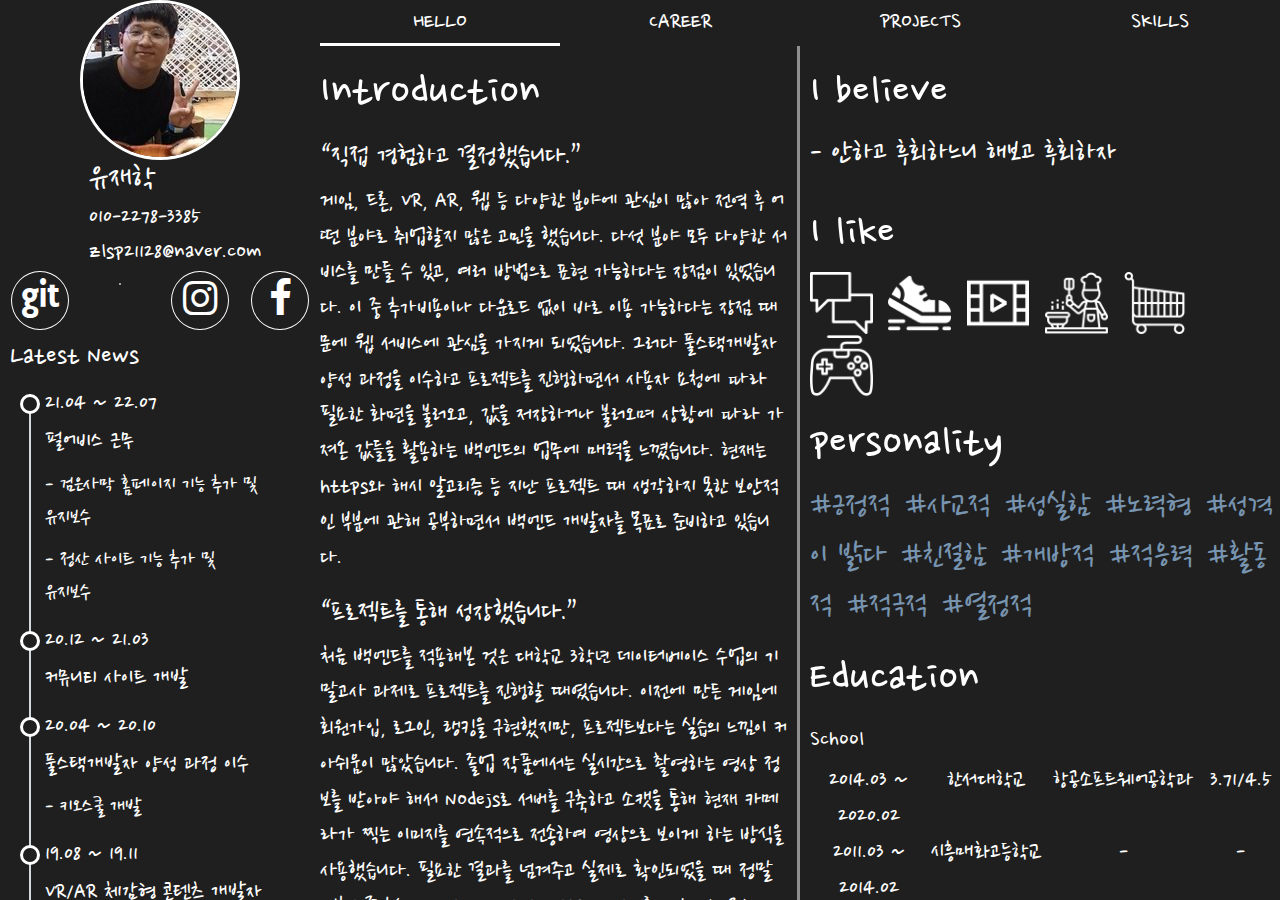
<file: index.html>
<!DOCTYPE html>
<html lang="ko" dir="ltr">
  <head>
    <meta charset="utf-8">
    <title>My profile</title>
    <link rel="stylesheet" href="./assets/css/reset.css">
    <link rel="stylesheet" href="./assets/bootstrap/css/bootstrap.min.css">
    <link rel="stylesheet" href="./assets/bootstrap/css/bootstrap-theme.min.css">
    <link rel="stylesheet" href="./assets/fontello/css/fontello.css">
    <link rel="stylesheet" href="./assets/css/main.css">
    <link href="https://fonts.googleapis.com/css2?family=Nanum+Pen+Script&display=swap" rel="stylesheet">

    <script type="text/javascript" src="./assets/js/jquery-3.5.1.min.js"></script>
    <script type="text/javascript" src="./assets/bootstrap/js/bootstrap.min.js"></script>
  </head>
  <body>
    <div class="container" id="bodyContainer">
      <div class="row">
        <div class="col-md-3" id="myContainer">
          <div id="info">
            <div id="infoContainer">
              <div class="picture">
                <img src="./assets/images/picture/개인 사진.jpg" alt="개인 사진">
              </div>
              <div class="address">
                <h1>유재학</h1>
                <p>010-2278-3385</p>
                <p>zlsp21128@naver.com</p>
              </div>
            </div>
          </div>
          <div id="sns" class="row">
            <div class="col-md-3 col-xs-3">
              <a href="https://github.com/ttuseong" target="_blank"><div class="icon-github-text"></div></a>
            </div>
            <div class="col-md-3 col-xs-3">
              <a href="https://ttuseong.tistory.com/" target="_blank">
                <div class="icon-blogger"></div>
              </a>
            </div>
            <div class="col-md-3 col-xs-3">
              <a href="https://www.instagram.com/ttuseong/" target="_blank">
                <div class="icon-instagram"></div>
              </a>
            </div>
            <div class="col-md-3 col-xs-3">
              <a href="https://www.facebook.com/profile.php?id=100003503612366" target="_blank"><div class="icon-facebook"></div></a>
            </div>
          </div>
          <div id="timeline">
            <div class="row">
          		<div class="col-md-10">
            		<h4>Latest News</h4>
            		<ul class="timeline">
                  <li>
                    <p>21.04 ~ 22.07</P>
                    <p class="timelineTitle">펄어비스 근무</P>
                    <p class="timelineContent"> - 검은사막 홈페이지 기능 추가 및 유지보수</p>
                    <p class="timelineContent"> - 정산 사이트 기능 추가 및 유지보수</p>
                  </li>
                  <li>
                    <p>20.12 ~ 21.03</p>
                    <p class="timelineTitle">커뮤니티 사이트 개발</p>
            			</li>
            			<li>
                    <p>20.04 ~ 20.10</p>
                    <p class="timelineTitle">풀스택개발자 양성 과정 이수</p>
                    <p class="timelineContent"> - 키오스쿨 개발</p>
            			</li>
                  <li>
                    <p>19.08 ~ 19.11</p>
                    <p class="timelineTitle">VR/AR 체감형 콘텐츠 개발자 양성과정 이수</p>
                    <p class="timelineContent"> - VR 게임 리듬 쿡 개발</p>
                  </li>
                  <li>
                    <p>19.03 ~ 19.06</p>
                    <p class="timelineTitle">졸업작품</p>
                    <p class="timelineContent"> - 불법주차 탐지 드론 개발</p>
                  </li>
                  <li>
                    <p>18.09 ~ 18.12</p>
                    <p class="timelineTitle">학과 프로젝트</p>
                    <p class="timelineContent"> - pid 제어를 통한 온도 제어 시스템 개발</p>
                    <p class="timelineContent"> - 데이터베이스를 활용한 PangCorn 랭킹 시스템 개발</p>
                  </li>
                  <li>
                    <p>18.08 ~ 18.09</p>
                    <p class="timelineTitle">3주로 끝내는 모바일 게임 개발 이수</p>
                    <p class="timelineContent"> - 모바일 게임 PangCorn 개발</p>
                  </li>
          			</ul>
          		</div>
        	   </div>
          </div>
        </div>
        <div class="col-md-9" id="mainView">
          <div class="row" id="listRow">
            <div class="col-md-3 col-xs-3 listItem" data-no="0">
              HELLO
            </div>
            <div class="col-md-3 col-xs-3 listItem" data-no="1">
              CAREER
            </div>
            <div class="col-md-3 col-xs-3 listItem" data-no="2">
              PROJECTS
            </div>
            <div class="col-md-3 col-xs-3 listItem" data-no="3">
              SKILLS
            </div>
            <div class="col-md-3 col-xs-3" id="bar"></div>
          </div>
          <div class="row" id="mainContainer">
            <div id="mainContents">
              <div id="helloContent" class="contentSize">
                <div class="row" id="mainIntroduce">
                  <div class="col-md-6 col-xs-12" id="mainLeft">
                    <h2>Introduction</h2>
                    <h3>“직접 경험하고 결정했습니다.”</h3>
                    <p>
                      게임, 드론, VR, AR, 웹 등 다양한 분야에 관심이 많아 전역 후 어떤 분야로 취업할지 많은 고민을 했습니다. 다섯 분야 모두 다양한 서비스를 만들 수 있고, 여러 방법으로 표현 가능하다는 장점이 있었습니다. 이 중 추가비용이나 다운로드 없이 바로 이용 가능하다는 장점 때문에 웹 서비스에 관심을 가지게 되었습니다. 그러다 풀스택개발자 양성 과정을 이수하고 프로젝트를 진행하면서 사용자 요청에 따라 필요한 화면을 불러오고, 값을 저장하거나 불러오며 상황에 따라 가져온 값들을 활용하는 백엔드의 업무에 매력을 느꼈습니다. 현재는 https와 해시 알고리즘 등 지난 프로젝트 때 생각하지 못한 보안적인 부분에 관해 공부하면서 백엔드 개발자를 목표로 준비하고 있습니다.
                    </p>

                    <h3>“프로젝트를 통해 성장했습니다.”</h3>
                    <p>
                      처음 백엔드를 적용해본 것은 대학교 3학년 데이터베이스 수업의 기말고사 과제로 프로젝트를 진행할 때였습니다. 이전에 만든 게임에 회원가입, 로그인, 랭킹을 구현했지만, 프로젝트보다는 실습의 느낌이 커 아쉬움이 많았습니다. 졸업 작품에서는 실시간으로 촬영하는 영상 정보를 받아야 해서 Nodejs로 서버를 구축하고 소캣을 통해 현재 카메라가 찍는 이미지를 연속적으로 전송하여 영상으로 보이게 하는 방식을 사용했습니다. 필요한 결과를 넘겨주고 실제로 확인되었을 때 정말 기분이 좋았습니다. 이때 데이터베이스로 데이터를 그냥 넘겨주는 게 아니라 추가적인 가공을 통해 활용해보고 싶다는 생각도 들었습니다. 마지막으로 풀스택 개발자 양성과정을 수료하며 다시 한번 기본기를 탄탄히 다졌고 부족했던 부분을 더 자세하게 공부하며 실력을 업그레이드했습니다. 특히 키오스크 프로젝트를 진행하며 통계데이터, 카테고리 정보, 메뉴 정보 등 필요한 값을 가져오기 위해 다양한 방법으로 저장된 값들을 활용해보는 작업을 통해 백엔드의 재미를 한 번 더 느꼈습니다.
                    </p>

                    <h3>“소통의 시작은 경청입니다.”</h3>
                    <p>
                      어릴 때부터 대화하는 것을 좋아해서 가족들, 주변 친구들과 자주 대화했습니다. 이야기하며 들어보면 가끔 서로 자기 말만 하고, 다른 사람이 말하는 중간에 끊는 등의 행동으로 불필요한 언쟁이 생기는 모습을 본 적이 있습니다. 이런 경험들로 자신의 의견을 적극 말하는 것도 좋지만, 상대방의 의견을 먼저 경청해야 한다고 생각했습니다. 먼저 듣는 것이 습관이 되어 프로젝트 진행 중 팀원들의 의견을 정리하거나 문제를 함께 해결하는 등 큰 도움이 되고 있습니다. 한편으로 자신에게 발생한 문제는 팀원들과 상의하지 않고 혼자 긴 시간 고민을 할 때도 있었습니다. 그래서 이러한 단점을 고치고자 제가 해결하지 못한 문제는 일정 시간 고민을 해보고 해결이 안 되는 경우 주변 팀원들에게 도움을 요청하는 규칙을 만들었습니다. 이 규칙 덕분에 이전보다 더 소통이 잘되고 개발도 더 빠르게 진행할 수 있게 되었습니다.
                    </p>

                    <h3>“사용자들의 가려운 부분을 긁어주는 개발자가 되겠습니다.”</h3>
                    <p>
                      학창 시절 선생님께서 시험 기간이 되면 “너희가 선생님이면 어떤 문제를 낼지 생각하면서 공부해”라는 말을 자주 하셨습니다. 이 말은 개발에도 똑같이 적용된다고 생각합니다. 사용자 입장에서 어떤 서비스가 필요하고, 같은 서비스를 제공한다면 어떠한 기준으로 선택할지 고민해야 합니다. 실제로 진행했던 프로젝트도 키오스크 사용에 어려움을 겪는 중장년층과 노인층의 불편함을 해소하기 위해 도움을 주는 사이트 개발을 목표로 했던 키오스쿨과 현재 불법 주차를 잡아내기 위해 교통정보과 사람들이 단속 카메라를 하나하나 확인하거나 앱을 통한 신고는 비효율적이고 앱을 통해 신고하는 경우는 악용되는 사례도 있었기 때문에 더 좋은 방법을 만드는 것을 목표로 불법주차 탐지 드론 프로젝트를 진행하는 등 프로젝트를 진행할 때 평소 불편하거나 어려워했던 부분 또는 개선이 필요한 서비스에 대해 해결하는 방향으로 프로젝트를 진행했습니다. 그리고 앞으로는 더 좋은 서비스의 제공을 위해 사용자들과 원활하게 소통하며 가려운 부분을 긁어주는 개발자가 되고 싶습니다.
                    </p>
                  </div>
                  <div class="col-md-6 col-xs-12" id="mainRight">
                    <div class="row" id="believe">
                      <h2>I believe</h2>
                      <p> - 안하고 후회하느니 해보고 후회하자</p>
                    </div>
                    <div class="row" id="likes">
                      <h2>I like</h2>
                      <div class="row">
                        <div class="col-md-2 col-xs-2">
                          <img src="./assets/images/like/talking.png" alt="">
                        </div>
                        <div class="col-md-2 col-xs-2">
                          <img src="./assets/images/like/walk.png" alt="">
                        </div>
                        <div class="col-md-2 col-xs-2">
                          <img src="./assets/images/like/movie.png" alt="">
                        </div>
                        <div class="col-md-2 col-xs-2">
                          <img src="./assets/images/like/cooking.png" alt="">
                        </div>
                        <div class="col-md-2 col-xs-2">
                          <img src="./assets/images/like/shopping.png" alt="">
                        </div>
                      </div>
                      <div class="row">
                        <div class="col-md-2 col-xs-2">
                          <img src="./assets/images/like/game.png" alt="">
                        </div>

                      </div>
                    </div>
                    <div>
                      <h2>personality</h2>
                      <span class="personality">#긍정적</span>
                      <span class="personality">#사교적</span>
                      <span class="personality">#성실함</span>
                      <span class="personality">#노력형</span>
                      <span class="personality">#성격이 밝다</span>
                      <span class="personality">#친절함</span>
                      <span class="personality">#개방적</span>
                      <span class="personality">#적응력</span>
                      <span class="personality">#활동적</span>
                      <span class="personality">#적극적</span>
                      <span class="personality">#열정적</span>
                    </div>
                    <div class="row" id="education">
                      <h2>Education</h2>
                      <h3>School</h3>
                      <div class="row">
                        <div class="col-md-3 col-xs-3">
                          2014.03 ~ 2020.02
                        </div>
                        <div class="col-md-3 col-xs-3">
                          한서대학교
                        </div>
                        <div class="col-md-4 col-xs-4">
                          항공소프트웨어공학과
                        </div>
                        <div class="col-md-2 col-xs-2">
                          3.71/4.5
                        </div>
                      </div>
                      <div class="row">
                        <div class="col-md-3 col-xs-3">
                          2011.03 ~ 2014.02
                        </div>
                        <div class="col-md-3 col-xs-3">
                          시흥매화고등학교
                        </div>
                        <div class="col-md-4 col-xs-4">
                          -
                        </div>
                        <div class="col-md-2 col-xs-2">
                          -
                        </div>
                      </div>
                      <h3>Facilities</h3>
                      <div class="row">
                        <div class="col-md-3 col-xs-3">
                          2020.04 ~ 2020.10
                        </div>
                        <div class="col-md-4 col-xs-3">
                          풀스택개발자 양성 과정
                        </div>
                        <div class="col-md-3 col-xs-3">
                          하이미디어
                        </div>
                        <div class="col-md-2 col-xs-3">

                        </div>
                      </div>
                      <div class="row">
                        <div class="col-md-3 col-xs-3">
                          2019.08 ~ 2019.11
                        </div>
                        <div class="col-md-4 col-xs-3">
                          VR/AR 체감형 콘텐츠 개발자 양성과정
                        </div>
                        <div class="col-md-3 col-xs-3">
                          SBA 아카데미
                        </div>
                        <div class="col-md-2 col-xs-3">

                        </div>
                      </div>
                      <div class="row">
                        <div class="col-md-3 col-xs-3">
                          2018.08 ~ 2018.09
                        </div>
                        <div class="col-md-4 col-xs-3">
                          3주로 끝내는 모바일 게임 개발
                        </div>
                        <div class="col-md-3 col-xs-3">
                          한국 게임 개발자 협회
                        </div>
                        <div class="col-md-2 col-xs-3">

                        </div>
                      </div>
                    </div>
                  </div>
                </div>
              </div>
              <div id="careerContent" class="contentSize">
                  <div id="pearlabyss">
                    <div class="row">
                      <div class="companyInfo col-xl-4 col-lg-5">
                        <div class="companyInfoSize">
                          <h2>펄어비스</h2>
                          <div class="tenure">2021.04.13 ~ 2022.07.12</div>
                          <div class="skillstack">
                            <ul>
                              <li>C#</li>
                              <li>ASP.NET</li>
                              <li>MSSQL</li>
                            </ul>
                          </div>
                        </div>
                    </div>
                      <div class="carrerInfo col-xl-8 col-lg-7">
                        <div id="portal" class="carrerItem">
                          <h3>검은사막 공홈</h3>
                          <ul>
                            <li> - 기존 기능 유지보수</li>
                            <li> - 남미 결제 API 연동</li>
                            <li> - 검은사막 콘솔 쿠폰 기능 연동</li>
                          </ul>
                        </div>
                        <div id="cs" class="carrerItem">
                          <h3>CS 센터</h3>
                          <ul>
                            <li> - 업무시간 이후에 특정 카테고리의 문의가 작성될 경우 관련 슬랙 방에 알림 전달하는 기능 추가</li>
                          </ul>
                        </div>
                        <div id="settelment" class="carrerItem">
                          <h3>정산</h3>
                          <ul>
                            <li> - 기존 기능 유지보수</li>
                            <li> - 재무팀 요청에 따른 집계 내용 추가</li>
                            <li> - 집계 데이터 불일치할 경우 원인 파악 및 수정</li>
                          </ul>
                        </div>
                        <div id="settelmentRenewal" class="carrerItem">
                          <h3>정산 리뉴얼</h3>
                          <ul>
                            <li> - 기존 정산에서 필요한 기능 복사 및 코드 정리</li>
                            <li> - 결산 이후 데이터가 변경되는 것을 방지하기 위해 입력 제한 기능 추가</li>
                            <li> - 가매출 데이터 Pivot table로 볼 수 있게 flexmonster 연동</li>
                            <li> - 결제 통화, PG사 정보 등 각각의 메뉴에서 관리하는 데이터 하나의 메뉴에서 관리할 수 있게 수정</li>
                            <li> - 운영팀에서 작성한 가치값 파일에서 아이템 타입에 따라 가치값 저장하는 기능 추가</li>
                          </ul>
                        </div>
                      </div>
                  </div>
                </div>
              </div>
              <div id="projectsContent" class="contentSize">
                <div class="row">
                  <div class="col-md-6">
                    <div class="linkContainer">
                      <h2>키오스쿨</h2>
                      <a href="https://github.com/ttuseong/kiosk" target="_blank">
                        <div class="icon-globe"></div>
                      </a>
                    </div>
                    <p>기간 : 20.08.04 ~ 20.11.07</p>
                    <p>사용 도구 : JAVA, Spring, Oracle, Jquery, Bootstrap</p>
                  </div>
                  <div class="col-md-6">
                    <div class="projectInfo">
                      <h3>프로젝트 소개</h3>
                      <p>키오스크 사용에 어려움을 겪는 중장년층과 노인층의 불편함을 해소시키기 위해 현재 키오스크를 사용중인 프렌차이즈 및 매장들의 키오스크 매뉴얼을 수집하여 연습할 수 있도록 도움을 주는 사이트 개발</p>
                      <h3>작업 단위</h3>
                      <p>팀 프로젝트</p>
                      <h3>역할</h3>
                      <p>KFC 매장의 키오스크 화면 구성 및 이벤트 처리</p>
                      <p>SQL을 통해 통계 페이지에서 사용되는 통계 값 전달</p>
                    </div>
                  </div>
                </div>
                <div class="row">
                  <div class="col-md-6">
                    <div class="linkContainer">
                      <h2>커뮤니티 사이트</h2>
                      <a href="https://github.com/ttuseong/CommunitySite" target="_blank">
                        <div class="icon-globe"></div>
                      </a>
                    </div>
                    <p>기간 : 20.12.17 ~ 21.03.03</p>
                    <p>사용 도구 : JAVA, Spring, Oracle</p>
                  </div>
                  <div class="col-md-6">
                    <div class="projectInfo">
                      <h3>프로젝트 소개</h3>
                      <p>지난 교육에서 배운 내용을 다시 사용하여 복습하고 보안, 삭제 정책, REST API 등 배우지 못하거나 생각하지 못했던 부분을 추가하는 것을 목표로 개발</p>
                      <h3>작업 단위</h3>
                      <p>개인 프로젝트</p>
                    </div>
                  </div>
                </div>
                <div class="row">
                  <div class="col-md-6">
                    <div class="linkContainer">
                      <h2>불법주차 탐지 드론</h2>
                    </div>
                    <p>기간 : 19.03.04 ~ 19.06.21</p>
                    <p>사용 도구 : JAVA, Spring, Oracle, Jquery, Bootstrap</p>
                  </div>
                  <div class="col-md-6">
                    <div class="projectInfo">
                      <h3>프로젝트 소개</h3>
                      <p>불법 주차를 잡아내기 위해 모든 단속 카메라를 확인하거나 앱을 통한 신고보다 더 효율적인 방법을 만드는 것을 목표로 개발</p>
                      <h3>작업 단위</h3>
                      <p>팀 프로젝트</p>
                      <h3>역할</h3>
                      <p>node.js와 socket.io을 통한 실시간 영상 서버 개발</p>
                      <p>드론 조립 및 GCS를 이용한 비행 테스트</p>
                    </div>
                  </div>
                </div>
                <div class="row">
                  <div class="col-md-6">
                    <div class="linkContainer">
                      <h2>Spring Study</h2>
                      <a href="https://github.com/ttuseong/SpringStudy" target="_blank">
                        <div class="icon-globe"></div>
                      </a>
                    </div>
                    <p>기간 : 20.07.03 ~ 20.07.21</p>
                    <p>사용 도구 : JAVA, Spring, Oracle, Jquery</p>
                  </div>
                  <div class="col-md-6">
                    <div class="projectInfo">
                      <h3>프로젝트 소개</h3>
                      <p> 필요한 부분을 다시 공부하거나 부족했던 부분을 보충하기 위해서 풀스택개발자 양성 과정에서 배웠던 내용과 궁금했던 점 그리고 강사님이 추가적으로 알려준 내용을 정리함</p>
                      <h3>작업 단위</h3>
                      <p>개인 프로젝트</p>
                    </div>
                  </div>
                </div>
                <div class="row">
                  <div class="col-md-6">
                    <div class="linkContainer">
                      <h2>CodeTest</h2>
                      <a href="https://github.com/ttuseong/CodeTest" target="_blank">
                        <div class="icon-globe"></div>
                      </a>
                    </div>
                    <p>기간 : 19.10.23 ~ </p>
                    <p>사용 도구 : Javascript</p>
                  </div>
                  <div class="col-md-6">
                    <div class="projectInfo">
                      <h3>프로젝트 소개</h3>
                      <p>최근 많은 회사들이 코딩 테스트를 보는 추세라 그에 따라 프로그래머스나 코딜리티와 같은 사이트에 올라온 문제들을 풀어보면서 필요한 역량을 키움</p>
                      <h3>작업 단위</h3>
                      <p>개인 프로젝트</p>
                    </div>
                  </div>
                </div>
              </div>
              <div id="skillsContent" class="contentSize">
                <h2>Backend</h2>
                <div class="row">
                  <div class="col-md-1 col-xs-3">
                    <img src="./assets/images/skill/java.png" alt="java 로고">
                    <p>java</p>
                  </div>
                  <div class="col-md-1 col-xs-3">
                    <img src="./assets/images/skill/C.png" alt="c# 로고">
                    <p>c#</p>
                  </div>
                </div>
                <div class="row">
                  <div class="col-md-1 col-xs-3">
		                  <img src="./assets/images/skill/spring.png" alt="스프링 로고">
                    	<p>Spring</p>
                  </div>
                  <div class="col-md-1 col-xs-3">
		                  <img src="./assets/images/skill/asp.png" alt="asp.net 로고">
                    	<p>asp.net</p>
                  </div>
                </div>
                <div class="row">
                  <div class="col-md-1 col-xs-3">
                    <img src="./assets/images/skill/mssql.png" alt="mssql 로고">
                    <p>mssql</p>
                  </div>
                  <div class="col-md-1 col-xs-3">
                    <img src="./assets/images/skill/mysql.png" alt="mysql 로고">
                    <p>mysql</p>
                  </div>
                  <div class="col-md-1 col-xs-3">
                    <img src="./assets/images/skill/oracle.png" alt="오라클 로고">
                    <p>oracle</p>
                  </div>
                </div>
                <h2>Frontend</h2>
                <div class="row"v>
                  <div class="col-md-1 col-xs-3">
                    <img src="./assets/images/skill/html5.png" alt="html5 로고">
                    <p>html5</p>
                  </div>
                  <div class="col-md-1 col-xs-3">
                    <img src="./assets/images/skill/css3.png" alt="css3 로고">
                    <p>css3</p>
                  </div>
                  <div class="col-md-1 col-xs-3">
                    <img src="./assets/images/skill/js.png" alt="js 로고">
                    <p>javascript</p>
                  </div>
                </div>
                <div class="row">
                  <div class="col-md-1 col-xs-3">
                    <img src="./assets/images/skill/jquery.png" alt="jquery 로고">
                    <p>jquery</p>
                  </div>
                  <div class="col-md-1 col-xs-3">
                    <img src="./assets/images/skill/bootstrap.png" alt="bootstrap 로고">
	                  <p>bootstrap</p>
	                </div>
                </div>
                <h2>Collaboration</h2>
                <div class="row">
                  <div class="col-md-1 col-xs-3">
                    <img src="./assets/images/skill/github.png" alt="github 로고">
                    <p>github</p>
                  </div>
                  <div class="col-md-1 col-xs-3">
                    <img src="./assets/images/skill/trello.png" alt="trello 로고">
                    <p>trello</p>
                  </div>
                </div>
              </div>
            </div>
          </div>
        </div>
      </div>
    </div>
  </body>
  <script type="text/javascript" src="./assets/js/main.js"></script>
</html>
</file>
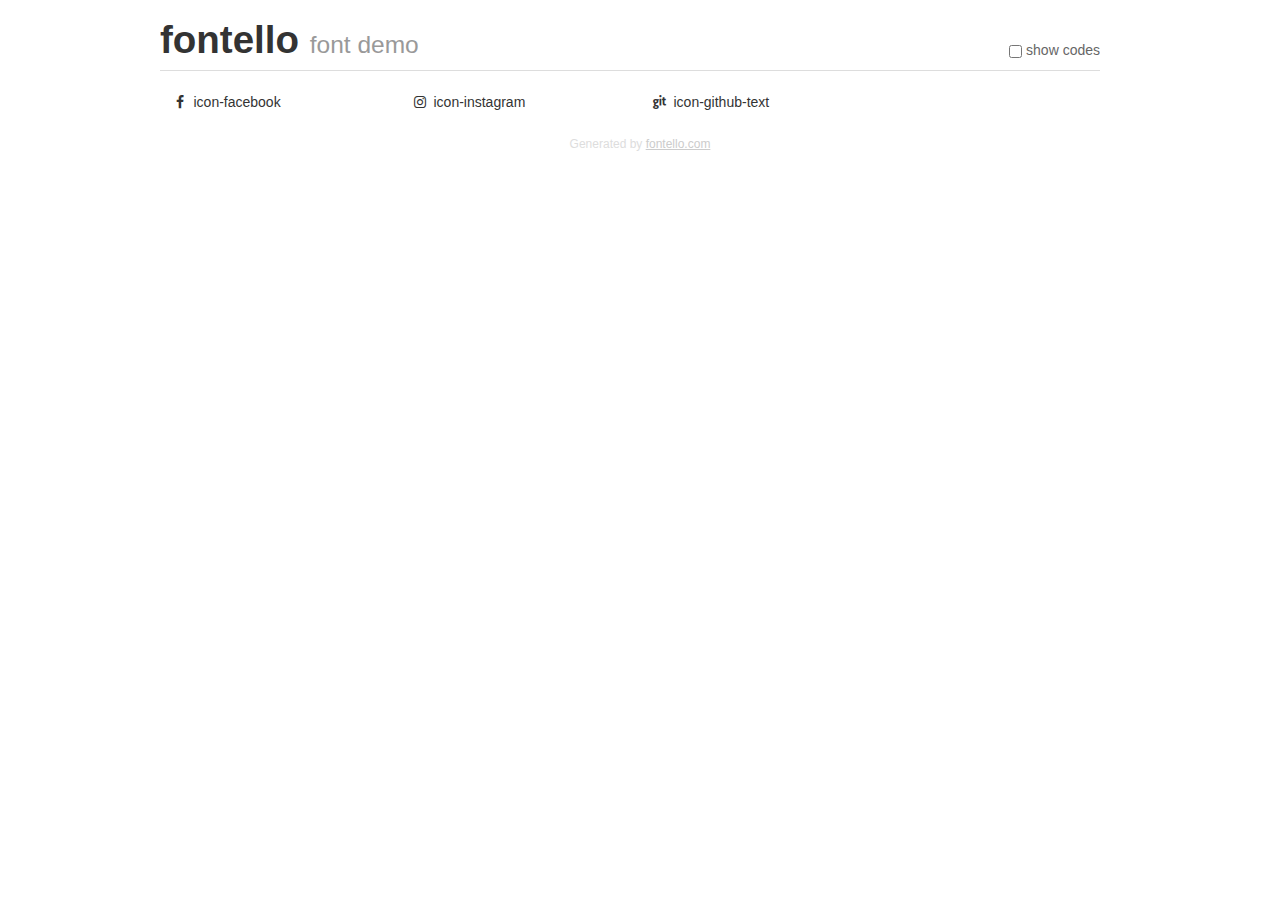
<file: assets/fontello/demo.html>
<!DOCTYPE html>
<html>
  <head><!--[if lt IE 9]><script language="javascript" type="text/javascript" src="//html5shim.googlecode.com/svn/trunk/html5.js"></script><![endif]-->
    <meta charset="UTF-8"><style>/*
 * Bootstrap v2.2.1
 *
 * Copyright 2012 Twitter, Inc
 * Licensed under the Apache License v2.0
 * http://www.apache.org/licenses/LICENSE-2.0
 *
 * Designed and built with all the love in the world @twitter by @mdo and @fat.
 */
.clearfix {
  *zoom: 1;
}
.clearfix:before,
.clearfix:after {
  display: table;
  content: "";
  line-height: 0;
}
.clearfix:after {
  clear: both;
}
html {
  font-size: 100%;
  -webkit-text-size-adjust: 100%;
  -ms-text-size-adjust: 100%;
}
a:focus {
  outline: thin dotted #333;
  outline: 5px auto -webkit-focus-ring-color;
  outline-offset: -2px;
}
a:hover,
a:active {
  outline: 0;
}
button,
input,
select,
textarea {
  margin: 0;
  font-size: 100%;
  vertical-align: middle;
}
button,
input {
  *overflow: visible;
  line-height: normal;
}
button::-moz-focus-inner,
input::-moz-focus-inner {
  padding: 0;
  border: 0;
}
body {
  margin: 0;
  font-family: "Helvetica Neue", Helvetica, Arial, sans-serif;
  font-size: 14px;
  line-height: 20px;
  color: #333;
  background-color: #fff;
}
a {
  color: #08c;
  text-decoration: none;
}
a:hover {
  color: #005580;
  text-decoration: underline;
}
.row {
  margin-left: -20px;
  *zoom: 1;
}
.row:before,
.row:after {
  display: table;
  content: "";
  line-height: 0;
}
.row:after {
  clear: both;
}
[class*="span"] {
  float: left;
  min-height: 1px;
  margin-left: 20px;
}
.container,
.navbar-static-top .container,
.navbar-fixed-top .container,
.navbar-fixed-bottom .container {
  width: 940px;
}
.span12 {
  width: 940px;
}
.span11 {
  width: 860px;
}
.span10 {
  width: 780px;
}
.span9 {
  width: 700px;
}
.span8 {
  width: 620px;
}
.span7 {
  width: 540px;
}
.span6 {
  width: 460px;
}
.span5 {
  width: 380px;
}
.span4 {
  width: 300px;
}
.span3 {
  width: 220px;
}
.span2 {
  width: 140px;
}
.span1 {
  width: 60px;
}
[class*="span"].pull-right,
.row-fluid [class*="span"].pull-right {
  float: right;
}
.container {
  margin-right: auto;
  margin-left: auto;
  *zoom: 1;
}
.container:before,
.container:after {
  display: table;
  content: "";
  line-height: 0;
}
.container:after {
  clear: both;
}
p {
  margin: 0 0 10px;
}
.lead {
  margin-bottom: 20px;
  font-size: 21px;
  font-weight: 200;
  line-height: 30px;
}
small {
  font-size: 85%;
}
h1 {
  margin: 10px 0;
  font-family: inherit;
  font-weight: bold;
  line-height: 20px;
  color: inherit;
  text-rendering: optimizelegibility;
}
h1 small {
  font-weight: normal;
  line-height: 1;
  color: #999;
}
h1 {
  line-height: 40px;
}
h1 {
  font-size: 38.5px;
}
h1 small {
  font-size: 24.5px;
}
body {
  margin-top: 90px;
}
.header {
  position: fixed;
  top: 0;
  left: 50%;
  margin-left: -480px;
  background-color: #fff;
  border-bottom: 1px solid #ddd;
  padding-top: 10px;
  z-index: 10;
}
.footer {
  color: #ddd;
  font-size: 12px;
  text-align: center;
  margin-top: 20px;
}
.footer a {
  color: #ccc;
  text-decoration: underline;
}
.the-icons {
  font-size: 14px;
  line-height: 24px;
}
.switch {
  position: absolute;
  right: 0;
  bottom: 10px;
  color: #666;
}
.switch input {
  margin-right: 0.3em;
}
.codesOn .i-name {
  display: none;
}
.codesOn .i-code {
  display: inline;
}
.i-code {
  display: none;
}
@font-face {
      font-family: 'fontello';
      src: url('./font/fontello.eot?46805387');
      src: url('./font/fontello.eot?46805387#iefix') format('embedded-opentype'),
           url('./font/fontello.woff?46805387') format('woff'),
           url('./font/fontello.ttf?46805387') format('truetype'),
           url('./font/fontello.svg?46805387#fontello') format('svg');
      font-weight: normal;
      font-style: normal;
    }
     
     
    .demo-icon
    {
      font-family: "fontello";
      font-style: normal;
      font-weight: normal;
      speak: never;
     
      display: inline-block;
      text-decoration: inherit;
      width: 1em;
      margin-right: .2em;
      text-align: center;
      /* opacity: .8; */
     
      /* For safety - reset parent styles, that can break glyph codes*/
      font-variant: normal;
      text-transform: none;
     
      /* fix buttons height, for twitter bootstrap */
      line-height: 1em;
     
      /* Animation center compensation - margins should be symmetric */
      /* remove if not needed */
      margin-left: .2em;
     
      /* You can be more comfortable with increased icons size */
      /* font-size: 120%; */
     
      /* Font smoothing. That was taken from TWBS */
      -webkit-font-smoothing: antialiased;
      -moz-osx-font-smoothing: grayscale;
     
      /* Uncomment for 3D effect */
      /* text-shadow: 1px 1px 1px rgba(127, 127, 127, 0.3); */
    }
     </style>
    <link rel="stylesheet" href="css/animation.css"><!--[if IE 7]><link rel="stylesheet" href="css/" + font.fontname + "-ie7.css"><![endif]-->
    <script>
      function toggleCodes(on) {
        var obj = document.getElementById('icons');
      
        if (on) {
          obj.className += ' codesOn';
        } else {
          obj.className = obj.className.replace(' codesOn', '');
        }
      }
      
    </script>
  </head>
  <body>
    <div class="container header">
      <h1>fontello <small>font demo</small></h1>
      <label class="switch">
        <input type="checkbox" onclick="toggleCodes(this.checked)">show codes
      </label>
    </div>
    <div class="container" id="icons">
      <div class="row">
        <div class="the-icons span3" title="Code: 0xf09a"><i class="demo-icon icon-facebook">&#xf09a;</i> <span class="i-name">icon-facebook</span><span class="i-code">0xf09a</span></div>
        <div class="the-icons span3" title="Code: 0xf16d"><i class="demo-icon icon-instagram">&#xf16d;</i> <span class="i-name">icon-instagram</span><span class="i-code">0xf16d</span></div>
        <div class="the-icons span3" title="Code: 0xf307"><i class="demo-icon icon-github-text">&#xf307;</i> <span class="i-name">icon-github-text</span><span class="i-code">0xf307</span></div>
      </div>
    </div>
    <div class="container footer">Generated by <a href="http://fontello.com">fontello.com</a></div>
  </body>
</html>
</file>
<file: assets/fontello/css/fontello.css>
@font-face {
  font-family: 'fontello';
  src: url('../font/fontello.eot?99093355');
  src: url('../font/fontello.eot?99093355#iefix') format('embedded-opentype'),
       url('../font/fontello.woff2?99093355') format('woff2'),
       url('../font/fontello.woff?99093355') format('woff'),
       url('../font/fontello.ttf?99093355') format('truetype'),
       url('../font/fontello.svg?99093355#fontello') format('svg');
  font-weight: normal;
  font-style: normal;
}
/* Chrome hack: SVG is rendered more smooth in Windozze. 100% magic, uncomment if you need it. */
/* Note, that will break hinting! In other OS-es font will be not as sharp as it could be */
/*
@media screen and (-webkit-min-device-pixel-ratio:0) {
  @font-face {
    font-family: 'fontello';
    src: url('../font/fontello.svg?99093355#fontello') format('svg');
  }
}
*/
 
 [class^="icon-"]:before, [class*=" icon-"]:before {
  font-family: "fontello";
  font-style: normal;
  font-weight: normal;
  speak: never;
 
  display: inline-block;
  text-decoration: inherit;
  width: 1em;
  margin-right: .2em;
  text-align: center;
  /* opacity: .8; */
 
  /* For safety - reset parent styles, that can break glyph codes*/
  font-variant: normal;
  text-transform: none;
 
  /* fix buttons height, for twitter bootstrap */
  line-height: 1em;
 
  /* Animation center compensation - margins should be symmetric */
  /* remove if not needed */
  margin-left: .2em;
 
  /* you can be more comfortable with increased icons size */
  /* font-size: 120%; */
 
  /* Font smoothing. That was taken from TWBS */
  -webkit-font-smoothing: antialiased;
  -moz-osx-font-smoothing: grayscale;
 
  /* Uncomment for 3D effect */
  /* text-shadow: 1px 1px 1px rgba(127, 127, 127, 0.3); */
}
 
.icon-facebook:before { content: '\f09a'; } /* '' */
.icon-instagram:before { content: '\f16d'; } /* '' */
.icon-github-text:before { content: '\f307'; } /* '' */
</file>
<file: assets/css/main.css>
/* 공통 */
body{
  background: rgb(31,31,31);
  font-family: 'Nanum Pen Script', cursive;
}

h2{
  font-size: 50px;
}

#bodyContainer{
  margin: 0;
  padding: 0;
  width: 100%;
  height: 100vh;
  color: white;
}

.row{
  margin: 0;
}

.row > div{
  padding: 0;
}

#mainView{
    height: 100vh;
}

#mainContainer{
  height: calc(100% - 46px);
  overflow: hidden;
}

#mainContents{
  height: 100%;
}

.contentSize{
  float: left;
  height: 100%;
  overflow: scroll;
  -ms-overflow-style: none;
}

.contentSize::-webkit-scrollbar{
  display:none;
}

/* hello */
/* 왼쪽 사이드 */
#myContainer{
  height: 100vh;
}

#info{
  text-align: center;
  display: table;
  margin: 0 auto;
}

#infoContainer{
  display: table-cell;
  vertical-align: middle;
}

#infoContainer h1{
  margin: 0;
}

#infoContainer > .picture{
  width: 160px;
  height: 160px;
  border: 3px solid white;
  border-radius: 100%;
  overflow: hidden;
  position: relative;
  display: inline-block;
  vertical-align: middle;
}

#infoContainer > .picture > img{
  position: absolute;
  top: 50%;
  left: 50%;
  transform: translate(-50%, -50%);
}

#infoContainer > .address{
  display: inline-block;
  vertical-align: middle;
  text-align: left;
  margin-left: 30px;
}

#infoContainer p {
  font-size: 25px;
  margin: 0;
}

/* 타임라인 */
#timeline{
  overflow: scroll;
  -ms-overflow-style: none;
}

#timeline::-webkit-scrollbar{
  display:none;
}

ul.timeline {
    list-style-type: none;
    position: relative;
}
ul.timeline:before {
    content: ' ';
    background: #d4d9df;
    display: inline-block;
    position: absolute;
    left: 29px;
    width: 2px;
    height: 100%;
    z-index: 400;
}

#timeline h4{
  margin-left: 10px;
    font-size: 30px;
}

ul.timeline > li {
    margin: 20px 0;
    padding-left: 20px;
}
ul.timeline > li:before {
    content: ' ';
    background: rgb(31,31,31);
    display: inline-block;
    position: absolute;
    border-radius: 50%;
    border: 3px solid white;
    left: 20px;
    width: 20px;
    height: 20px;
    z-index: 400;
}

ul.timeline > li > p{
  margin-left: 25px;
}

ul.timeline > li > p:nth-child(1){
  font-size: 25px;
  line-height: 20px
}

.timelineTitle{
    font-size: 25px;
    word-break: keep-all;
}

.timelineContent{
    font-size: 23px;
    word-break: keep-all;
}

/* sns */
#sns{
  height: 60px;
}

#sns > div{
  text-align: center;
}

#sns > div > a > div{
  color: white;
  display: inline-block;
  text-align: center;
  font-size: 40px;
  border: 1px solid white;
  border-radius: 100%;
}

#sns > div > a > div:hover{
  background-color: rgba(255,255,255,0.2);
}

/* 오른쪽 사이드 */
#listRow{
  height: 46px;
  position: relative;
  text-align: center;
}

.listItem{
  text-align: center;
  height: 100%;
  font-size: 25px;
}

.listItem:hover{
  cursor: pointer;
}

#bar{
  position: absolute;
  bottom: 0;
  height: 3px;
  background-color: white;

}

#helloContent{
  height: 100%;
}

#mainIntroduce{
  height: 100%;
  box-sizing: border-box;
}

#mainLeft{
  height: 100%;
  overflow: scroll;
  -ms-overflow-style: none;
  border-right: 3px solid rgb(255,255,255,0.5);
  padding-right:10px;
}

#mainLeft::-webkit-scrollbar{
  display:none;
}

#mainLeft h3{
  font-size: 30px;
}

#mainLeft p{
  font-size: 25px;
}

#mainRight{
  height: 100%;
  padding-left: 10px;
  overflow: scroll;
  -ms-overflow-style: none;
}

#mainRight::-webkit-scrollbar{
  display:none;
}

#believe p{
  font-size: 32px;
}

#likes {
  font-size: 30px;
}

#likes div img{
  width: 80%;
}

#education div{
  font-size: 25px;
  text-align: center;
}

.personality{
  font-size: 35px;
  margin-right: 10px;
  color:rgb(119,148,176);
}

/* 경력 */
.companyInfo {
  display: inline-block;
  vertical-align: top;
}

.companyInfo .companyInfoSize{
  width: 500px;
  margin: 0 auto;
}

#careerContent .tenure {
  margin-left: 20px;
  font-size: 25px;
}

#careerContent .skillstack {
  margin-left: 20px;
}

#careerContent .skillstack ul{
  font-size: 0;
  list-style: none;
}

#careerContent .skillstack ul li{
  display: inline-block;
  font-size: 18px;
  margin-right: 12px;
  border: 1px solid #6c757d;
  padding: 6px;
  border-radius: 6px;
  color: black;
  background-color: #6c757d;
  width: 65px;
  height: 40px;
  text-align: center;
}

#careerContent .carrerInfo{
  display: inline-block;
  margin-top: 25px;
}

#careerContent .carrerInfo .carrerItem h3{
  font-size: 30px;
}

#careerContent .carrerInfo .carrerItem ul{
  list-style: none;
}

#careerContent .carrerInfo .carrerItem li{
  font-size: 25px;
  margin-left: 12px;
}

/* 기술 부분 */
#skillsContent > div > div{
  text-align: center;
}
#skillsContent img{
  width: 60%
}

#skillsContent p{
  font-size: 25px;
}

/* 프로젝트 부분 */
#projectsContent h2{
  border-bottom: 1px solid white;
  font-size: 30px;
}

#projectsContent > .row{
  margin-bottom: 15px;
}

.linkContainer{
  position: relative;
}

#projectsContent p{
  font-size: 23px;
}

.icon-globe{
  color: green;
  position: absolute;
  top: 50%;
  right: 2%;
  transform: translateY(-50%);
  font-size: 25px;
}

.projectInfo h3{
  font-size: 30px;
}

.projectInfo p{
  margin-left: 15px;
}

/* media query */
@media (min-width: 1461px){
	#info{
    height: 220px;
  }

  #timeline{
    height: calc(100% - 280px)
  }
}

@media (min-width: 991px) and (max-width: 1460px){
  #info{
    height: 271px;
  }

  #timeline{
    height: calc(100% - 331px)
  }
}
</file>
<file: assets/fontello/css/animation.css>
/*
   Animation example, for spinners
*/
.animate-spin {
  -moz-animation: spin 2s infinite linear;
  -o-animation: spin 2s infinite linear;
  -webkit-animation: spin 2s infinite linear;
  animation: spin 2s infinite linear;
  display: inline-block;
}
@-moz-keyframes spin {
  0% {
    -moz-transform: rotate(0deg);
    -o-transform: rotate(0deg);
    -webkit-transform: rotate(0deg);
    transform: rotate(0deg);
  }

  100% {
    -moz-transform: rotate(359deg);
    -o-transform: rotate(359deg);
    -webkit-transform: rotate(359deg);
    transform: rotate(359deg);
  }
}
@-webkit-keyframes spin {
  0% {
    -moz-transform: rotate(0deg);
    -o-transform: rotate(0deg);
    -webkit-transform: rotate(0deg);
    transform: rotate(0deg);
  }

  100% {
    -moz-transform: rotate(359deg);
    -o-transform: rotate(359deg);
    -webkit-transform: rotate(359deg);
    transform: rotate(359deg);
  }
}
@-o-keyframes spin {
  0% {
    -moz-transform: rotate(0deg);
    -o-transform: rotate(0deg);
    -webkit-transform: rotate(0deg);
    transform: rotate(0deg);
  }

  100% {
    -moz-transform: rotate(359deg);
    -o-transform: rotate(359deg);
    -webkit-transform: rotate(359deg);
    transform: rotate(359deg);
  }
}
@-ms-keyframes spin {
  0% {
    -moz-transform: rotate(0deg);
    -o-transform: rotate(0deg);
    -webkit-transform: rotate(0deg);
    transform: rotate(0deg);
  }

  100% {
    -moz-transform: rotate(359deg);
    -o-transform: rotate(359deg);
    -webkit-transform: rotate(359deg);
    transform: rotate(359deg);
  }
}
@keyframes spin {
  0% {
    -moz-transform: rotate(0deg);
    -o-transform: rotate(0deg);
    -webkit-transform: rotate(0deg);
    transform: rotate(0deg);
  }

  100% {
    -moz-transform: rotate(359deg);
    -o-transform: rotate(359deg);
    -webkit-transform: rotate(359deg);
    transform: rotate(359deg);
  }
}
</file>
